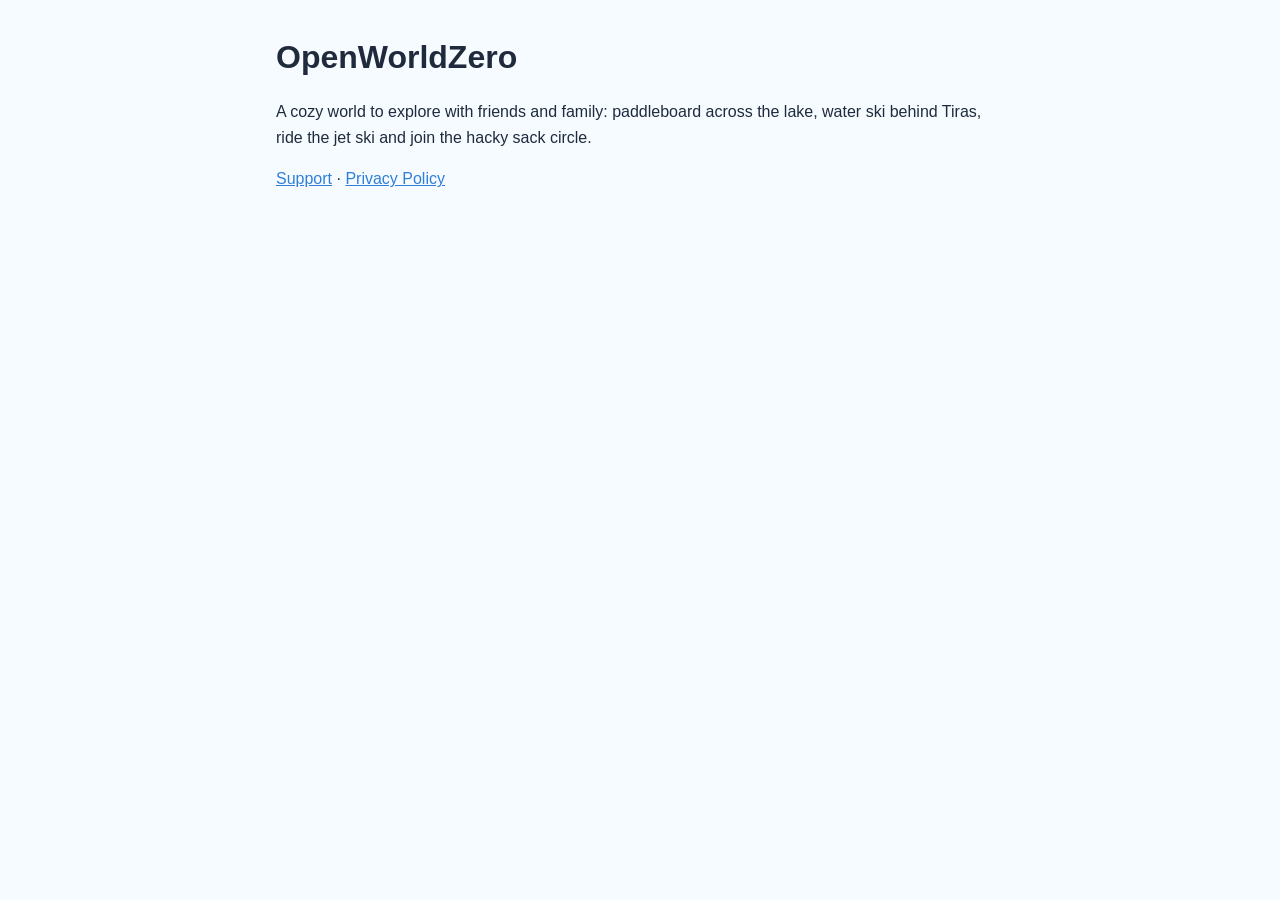
<file: docs/index.html>
<!doctype html>
<html lang="en"><head><meta charset="utf-8"><meta name="viewport" content="width=device-width, initial-scale=1">
<title>OpenWorldZero</title><link rel="stylesheet" href="style.css"></head>
<body><main>
<h1>OpenWorldZero</h1>
<p>A cozy world to explore with friends and family: paddleboard across the lake, water ski behind Tiras, ride the jet ski and join the hacky sack circle.</p>
<p><a href="support.html">Support</a> &middot; <a href="privacy.html">Privacy Policy</a></p>
</main></body></html>
</file>
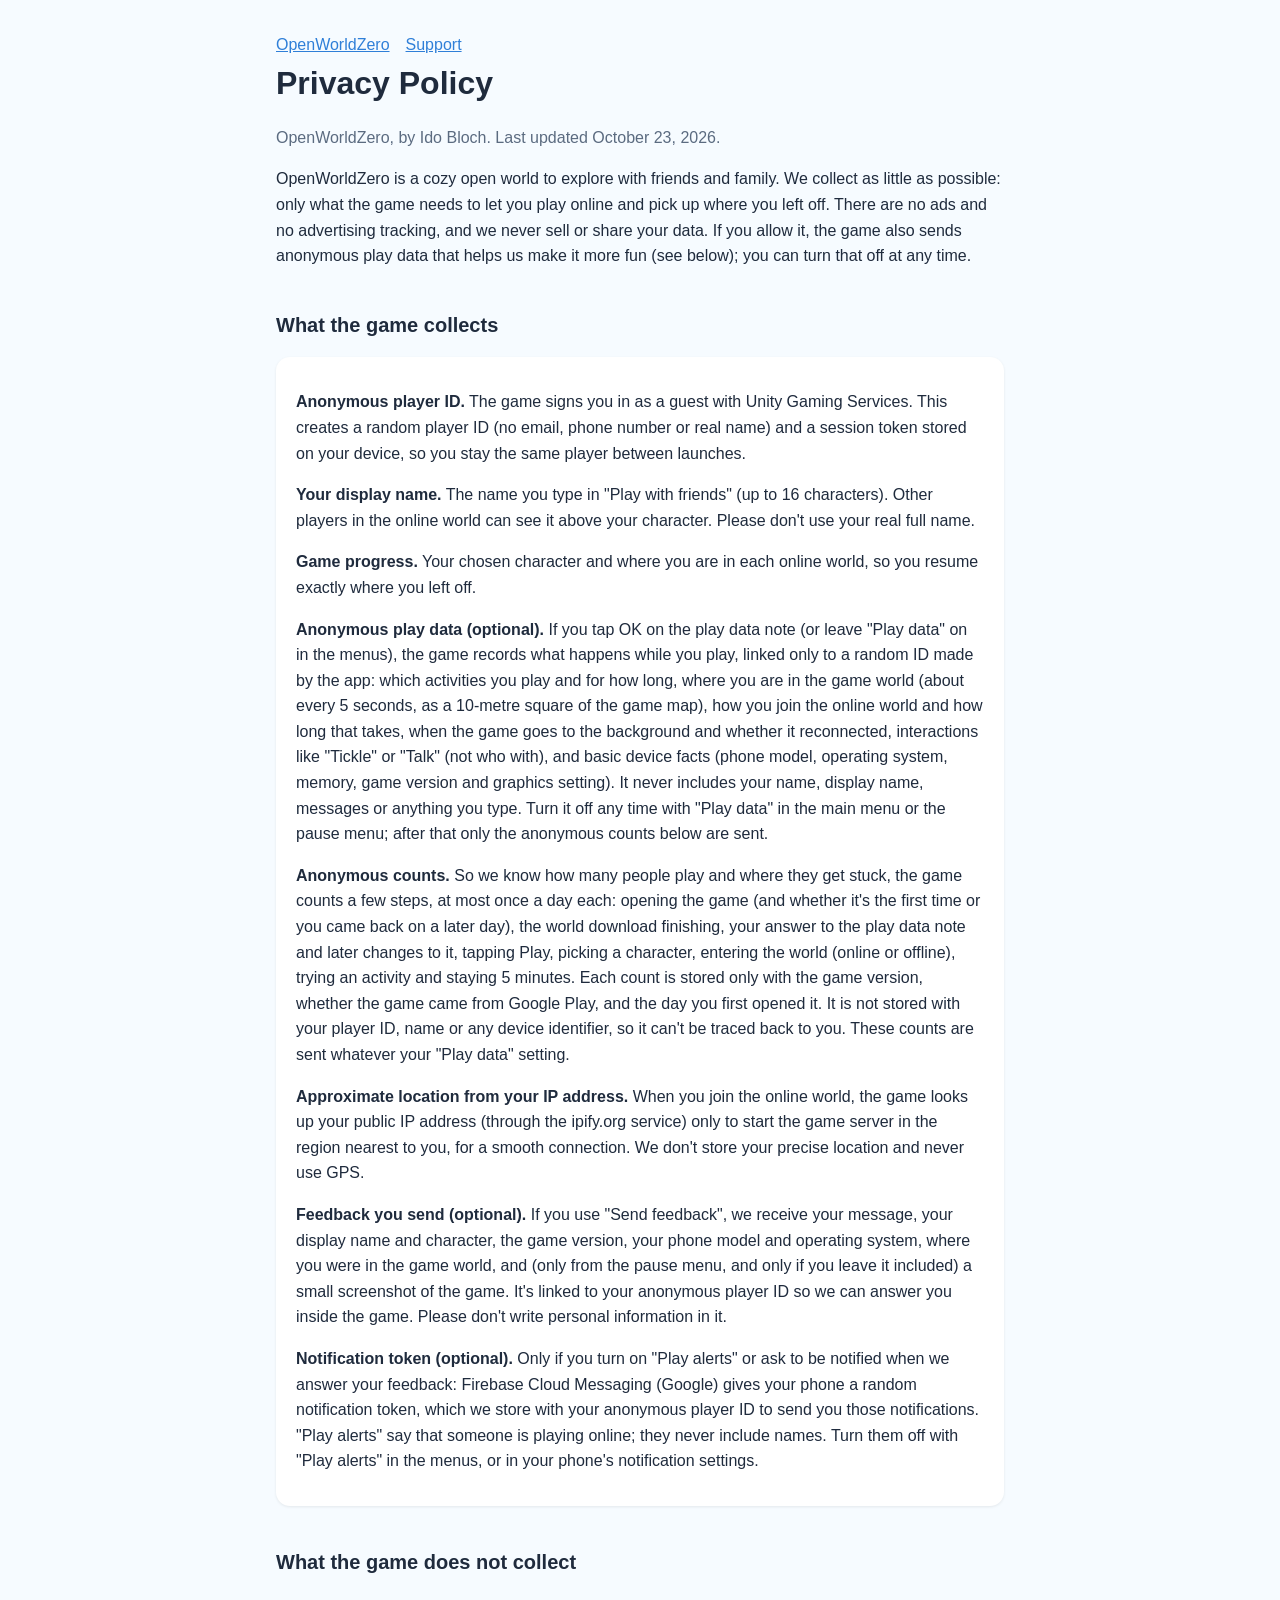
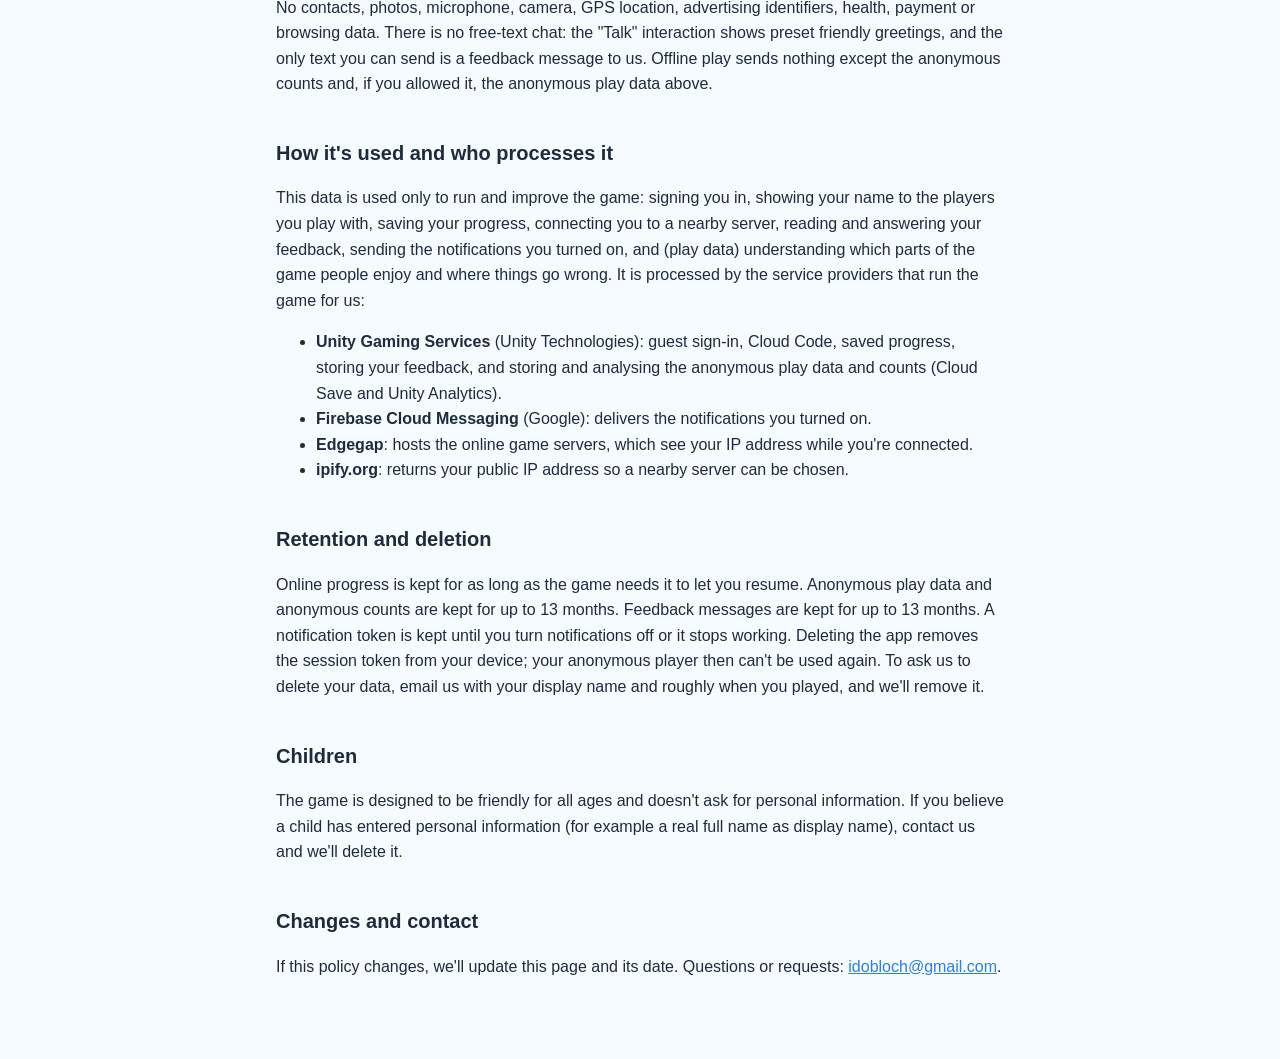
<file: docs/privacy.html>
<!doctype html>
<html lang="en"><head><meta charset="utf-8"><meta name="viewport" content="width=device-width, initial-scale=1">
<title>OpenWorldZero Privacy Policy</title><link rel="stylesheet" href="style.css"></head>
<body><main>
<nav><a href="index.html">OpenWorldZero</a><a href="support.html">Support</a></nav>
<h1>Privacy Policy</h1>
<p class="muted">OpenWorldZero, by Ido Bloch. Last updated October 23, 2026.</p>

<p>OpenWorldZero is a cozy open world to explore with friends and family. We collect as little as possible: only what the game needs to let you play online and pick up where you left off. There are no ads and no advertising tracking, and we never sell or share your data. If you allow it, the game also sends anonymous play data that helps us make it more fun (see below); you can turn that off at any time.</p>

<h2>What the game collects</h2>
<div class="card">
<p><strong>Anonymous player ID.</strong> The game signs you in as a guest with Unity Gaming Services. This creates a random player ID (no email, phone number or real name) and a session token stored on your device, so you stay the same player between launches.</p>
<p><strong>Your display name.</strong> The name you type in "Play with friends" (up to 16 characters). Other players in the online world can see it above your character. Please don't use your real full name.</p>
<p><strong>Game progress.</strong> Your chosen character and where you are in each online world, so you resume exactly where you left off.</p>
<p><strong>Anonymous play data (optional).</strong> If you tap OK on the play data note (or leave "Play data" on in the menus), the game records what happens while you play, linked only to a random ID made by the app: which activities you play and for how long, where you are in the game world (about every 5 seconds, as a 10-metre square of the game map), how you join the online world and how long that takes, when the game goes to the background and whether it reconnected, interactions like "Tickle" or "Talk" (not who with), and basic device facts (phone model, operating system, memory, game version and graphics setting). It never includes your name, display name, messages or anything you type. Turn it off any time with "Play data" in the main menu or the pause menu; after that only the anonymous counts below are sent.</p>
<p><strong>Anonymous counts.</strong> So we know how many people play and where they get stuck, the game counts a few steps, at most once a day each: opening the game (and whether it's the first time or you came back on a later day), the world download finishing, your answer to the play data note and later changes to it, tapping Play, picking a character, entering the world (online or offline), trying an activity and staying 5 minutes. Each count is stored only with the game version, whether the game came from Google Play, and the day you first opened it. It is not stored with your player ID, name or any device identifier, so it can't be traced back to you. These counts are sent whatever your "Play data" setting.</p>
<p><strong>Approximate location from your IP address.</strong> When you join the online world, the game looks up your public IP address (through the ipify.org service) only to start the game server in the region nearest to you, for a smooth connection. We don't store your precise location and never use GPS.</p>
<p><strong>Feedback you send (optional).</strong> If you use "Send feedback", we receive your message, your display name and character, the game version, your phone model and operating system, where you were in the game world, and (only from the pause menu, and only if you leave it included) a small screenshot of the game. It's linked to your anonymous player ID so we can answer you inside the game. Please don't write personal information in it.</p>
<p><strong>Notification token (optional).</strong> Only if you turn on "Play alerts" or ask to be notified when we answer your feedback: Firebase Cloud Messaging (Google) gives your phone a random notification token, which we store with your anonymous player ID to send you those notifications. "Play alerts" say that someone is playing online; they never include names. Turn them off with "Play alerts" in the menus, or in your phone's notification settings.</p>
</div>

<h2>What the game does not collect</h2>
<p>No contacts, photos, microphone, camera, GPS location, advertising identifiers, health, payment or browsing data. There is no free-text chat: the "Talk" interaction shows preset friendly greetings, and the only text you can send is a feedback message to us. Offline play sends nothing except the anonymous counts and, if you allowed it, the anonymous play data above.</p>

<h2>How it's used and who processes it</h2>
<p>This data is used only to run and improve the game: signing you in, showing your name to the players you play with, saving your progress, connecting you to a nearby server, reading and answering your feedback, sending the notifications you turned on, and (play data) understanding which parts of the game people enjoy and where things go wrong. It is processed by the service providers that run the game for us:</p>
<ul>
<li><strong>Unity Gaming Services</strong> (Unity Technologies): guest sign-in, Cloud Code, saved progress, storing your feedback, and storing and analysing the anonymous play data and counts (Cloud Save and Unity Analytics).</li>
<li><strong>Firebase Cloud Messaging</strong> (Google): delivers the notifications you turned on.</li>
<li><strong>Edgegap</strong>: hosts the online game servers, which see your IP address while you're connected.</li>
<li><strong>ipify.org</strong>: returns your public IP address so a nearby server can be chosen.</li>
</ul>

<h2>Retention and deletion</h2>
<p>Online progress is kept for as long as the game needs it to let you resume. Anonymous play data and anonymous counts are kept for up to 13 months. Feedback messages are kept for up to 13 months. A notification token is kept until you turn notifications off or it stops working. Deleting the app removes the session token from your device; your anonymous player then can't be used again. To ask us to delete your data, email us with your display name and roughly when you played, and we'll remove it.</p>

<h2>Children</h2>
<p>The game is designed to be friendly for all ages and doesn't ask for personal information. If you believe a child has entered personal information (for example a real full name as display name), contact us and we'll delete it.</p>

<h2>Changes and contact</h2>
<p>If this policy changes, we'll update this page and its date. Questions or requests: <a href="mailto:idobloch@gmail.com">idobloch@gmail.com</a>.</p>
</main></body></html>
</file>
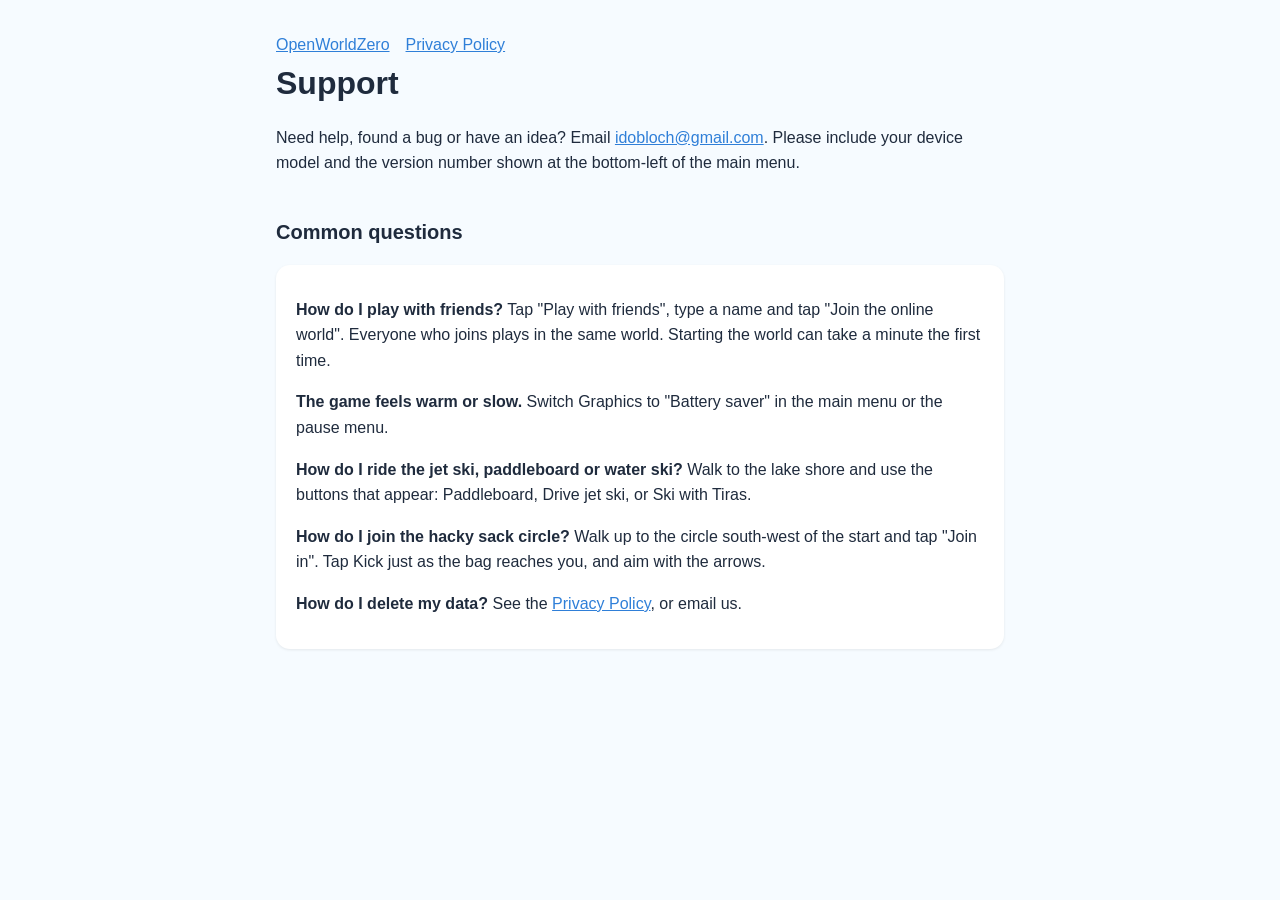
<file: docs/support.html>
<!doctype html>
<html lang="en"><head><meta charset="utf-8"><meta name="viewport" content="width=device-width, initial-scale=1">
<title>OpenWorldZero Support</title><link rel="stylesheet" href="style.css"></head>
<body><main>
<nav><a href="index.html">OpenWorldZero</a><a href="privacy.html">Privacy Policy</a></nav>
<h1>Support</h1>
<p>Need help, found a bug or have an idea? Email <a href="mailto:idobloch@gmail.com?subject=OpenWorldZero%20support">idobloch@gmail.com</a>. Please include your device model and the version number shown at the bottom-left of the main menu.</p>

<h2>Common questions</h2>
<div class="card">
<p><strong>How do I play with friends?</strong> Tap "Play with friends", type a name and tap "Join the online world". Everyone who joins plays in the same world. Starting the world can take a minute the first time.</p>
<p><strong>The game feels warm or slow.</strong> Switch Graphics to "Battery saver" in the main menu or the pause menu.</p>
<p><strong>How do I ride the jet ski, paddleboard or water ski?</strong> Walk to the lake shore and use the buttons that appear: Paddleboard, Drive jet ski, or Ski with Tiras.</p>
<p><strong>How do I join the hacky sack circle?</strong> Walk up to the circle south-west of the start and tap "Join in". Tap Kick just as the bag reaches you, and aim with the arrows.</p>
<p><strong>How do I delete my data?</strong> See the <a href="privacy.html">Privacy Policy</a>, or email us.</p>
</div>
</main></body></html>
</file>
<file: docs/style.css>
:root { --bg:#f6fbff; --ink:#1f2b3d; --muted:#5b6b80; --accent:#2f7fd8; --card:#ffffff; }
@media (prefers-color-scheme: dark) { :root { --bg:#0f1722; --ink:#e6edf5; --muted:#9fb0c4; --accent:#6aa9f0; --card:#17212e; } }
* { box-sizing: border-box; }
body { margin:0; background:var(--bg); color:var(--ink); font:16px/1.6 -apple-system, BlinkMacSystemFont, "Segoe UI", Roboto, sans-serif; }
main { max-width:760px; margin:0 auto; padding:32px 16px 64px; }
h1 { font-size:2rem; margin:0 0 4px; } h2 { margin-top:2em; font-size:1.25rem; }
.muted { color:var(--muted); } a { color:var(--accent); }
.card { background:var(--card); border-radius:14px; padding:16px 20px; margin:16px 0; box-shadow:0 1px 3px rgba(0,0,0,.08); }
nav a { margin-right:16px; }
</file>
